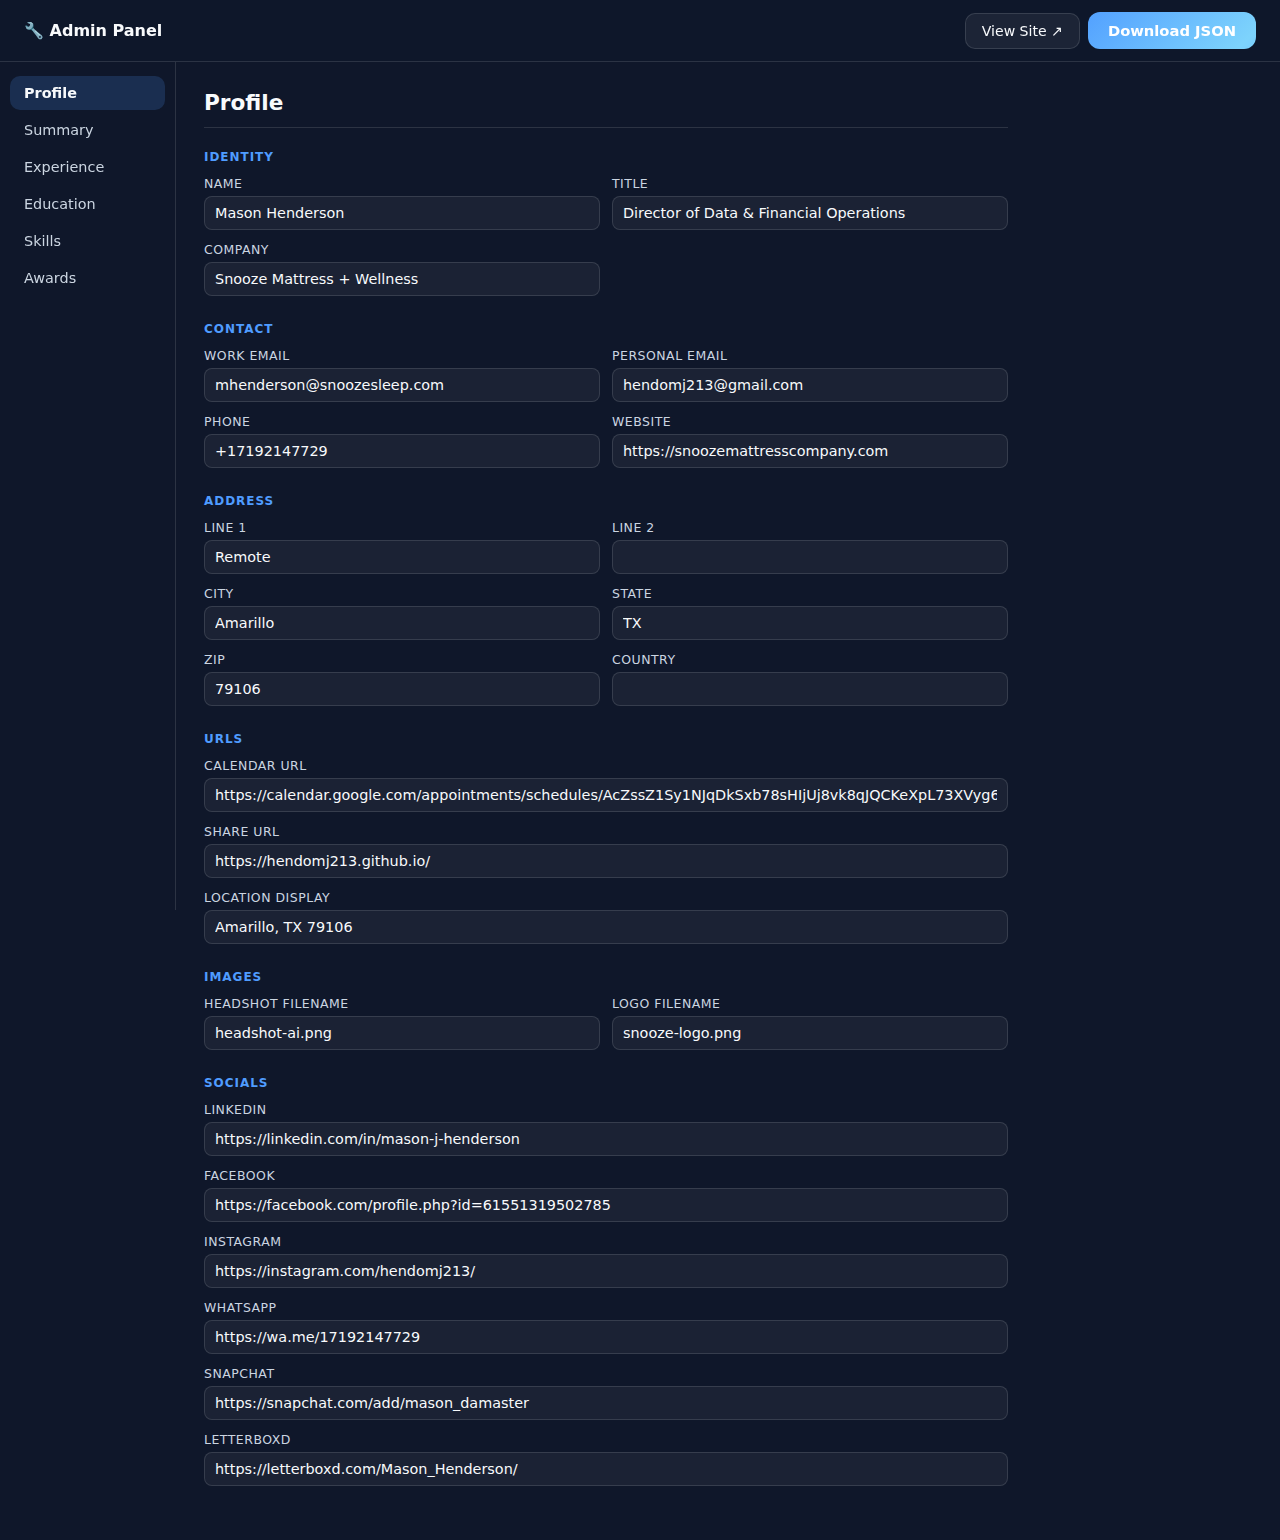
<file: admin.html>
<!DOCTYPE html>
<html lang="en">
<head>
  <meta charset="UTF-8">
  <meta name="viewport" content="width=device-width, initial-scale=1.0, viewport-fit=cover">
  <title>Admin — Mason Henderson</title>
  <link rel="stylesheet" href="admin.css">
</head>
<body>

<!-- ── Top Bar ──────────────────────────────────────── -->
<div id="topBar">
  <div><span class="topbar-title">🔧 Admin Panel</span></div>
  <div style="display:flex;gap:8px;justify-content:flex-end;align-items:center">
    <a class="btn-secondary" href="index.html" target="_blank" rel="noopener">View Site ↗</a>
    <button id="btnSave" class="btn-primary" onclick="saveAll()">Download JSON</button>
  </div>
</div>

<!-- ── Layout ───────────────────────────────────────── -->
<div id="layout">
  <nav id="sidebar">
    <div class="nav-item active"  data-section="profile"    onclick="setSection('profile')">Profile</div>
    <div class="nav-item"         data-section="summary"    onclick="setSection('summary')">Summary</div>
    <div class="nav-item"         data-section="experience" onclick="setSection('experience')">Experience</div>
    <div class="nav-item"         data-section="education"  onclick="setSection('education')">Education</div>
    <div class="nav-item"         data-section="skills"     onclick="setSection('skills')">Skills</div>
    <div class="nav-item"         data-section="awards"     onclick="setSection('awards')">Awards</div>
  </nav>
  <main id="mainContent"></main>
</div>

<!-- ── Toast ────────────────────────────────────────── -->
<div id="toast" style="display:none"></div>

<script>
// ── State ────────────────────────────────────────────
let state  = {};
let dirty  = false;
let active = "profile";

// ── Utilities ────────────────────────────────────────
const escHtml = s => String(s ?? "")
  .replace(/&/g, "&amp;").replace(/</g, "&lt;")
  .replace(/>/g, "&gt;").replace(/"/g, "&quot;")
  .replace(/'/g, "&#39;");

const escAttr = escHtml;

function arrayMove(arr, i, dir) {
  const j = i + dir;
  if (j < 0 || j >= arr.length) return;
  [arr[i], arr[j]] = [arr[j], arr[i]];
}

// ── Toast ────────────────────────────────────────────
let toastTimer;

function showToast(msg, type, persist) {
  const el = document.getElementById("toast");
  el.textContent = msg;
  el.className = `toast-${type}`;
  el.style.display = "block";
  clearTimeout(toastTimer);
  if (!persist) toastTimer = setTimeout(() => { el.style.display = "none"; }, 4000);
}

// ── Load Data ────────────────────────────────────────
async function loadData() {
  document.getElementById("mainContent").innerHTML =
    '<p style="padding:20px;color:var(--text-muted)">Loading data…</p>';
  try {
    const data = await fetch("resume-data.json").then(r => r.json());
    state = structuredClone(data);
    dirty = false;
    state.profile         = state.profile         || {};
    state.profile.address = state.profile.address || {};
    state.profile.socials = state.profile.socials || {};
    state.profile.images  = state.profile.images  || {};
    state.experience      = state.experience      || [];
    state.education       = state.education       || [];
    state.skills          = state.skills          || [];
    state.awards          = state.awards          || [];
    renderActive();
  } catch (err) {
    document.getElementById("mainContent").innerHTML =
      `<p style="padding:20px;color:#f87171">Failed to load resume-data.json: ${escHtml(err.message)}</p>`;
  }
}

// ── Save (Download) ───────────────────────────────────
function saveAll() {
  const json = JSON.stringify(state, null, 2);
  const blob = new Blob([json], { type: "application/json" });
  const url  = URL.createObjectURL(blob);
  const a    = document.createElement("a");
  a.href     = url;
  a.download = "resume-data.json";
  a.click();
  URL.revokeObjectURL(url);
  dirty = false;
  showToast("Downloaded! Replace resume-data.json in your repo to go live.", "success");
}

// ── Navigation ───────────────────────────────────────
function setSection(name) {
  active = name;
  document.querySelectorAll(".nav-item").forEach(el =>
    el.classList.toggle("active", el.dataset.section === name)
  );
  renderActive();
}

function renderActive() {
  ({ profile: renderProfile, summary: renderSummary,
     experience: renderExperience, education: renderEducation,
     skills: renderSkills, awards: renderAwards }[active] || (() => {}))();
}

// ── Render: Profile ──────────────────────────────────
function renderProfile() {
  const p   = state.profile;
  const a   = p.address;
  const s   = p.socials;
  const img = p.images;

  const f = (label, expr, val, wide) => `
    <label class="field-label${wide ? " wide" : ""}">
      ${label}
      <input class="field-input" value="${escAttr(val)}"
        oninput="${expr}=this.value;dirty=true;">
    </label>`;

  document.getElementById("mainContent").innerHTML = `
    <div class="section">
      <h2>Profile</h2>

      <div class="field-group">
        <p class="group-title">Identity</p>
        <div class="field-grid">
          ${f("Name",    "state.profile.name",    p.name)}
          ${f("Title",   "state.profile.title",   p.title)}
          ${f("Company", "state.profile.company", p.company)}
        </div>
      </div>

      <div class="field-group">
        <p class="group-title">Contact</p>
        <div class="field-grid">
          ${f("Work Email",     "state.profile.email",         p.email)}
          ${f("Personal Email", "state.profile.personalEmail", p.personalEmail)}
          ${f("Phone",          "state.profile.phone",         p.phone)}
          ${f("Website",        "state.profile.website",       p.website)}
        </div>
      </div>

      <div class="field-group">
        <p class="group-title">Address</p>
        <div class="field-grid">
          ${f("Line 1",  "state.profile.address.line1",   a.line1)}
          ${f("Line 2",  "state.profile.address.line2",   a.line2)}
          ${f("City",    "state.profile.address.city",    a.city)}
          ${f("State",   "state.profile.address.state",   a.state)}
          ${f("Zip",     "state.profile.address.zip",     a.zip)}
          ${f("Country", "state.profile.address.country", a.country)}
        </div>
      </div>

      <div class="field-group">
        <p class="group-title">URLs</p>
        <div class="field-grid">
          ${f("Calendar URL",     "state.profile.calendarUrl", p.calendarUrl, true)}
          ${f("Share URL",        "state.profile.shareUrl",    p.shareUrl,    true)}
          ${f("Location Display", "state.profile.location",    p.location,    true)}
        </div>
      </div>

      <div class="field-group">
        <p class="group-title">Images</p>
        <div class="field-grid">
          ${f("Headshot Filename", "state.profile.images.headshot", img.headshot)}
          ${f("Logo Filename",     "state.profile.images.logo",     img.logo)}
        </div>
      </div>

      <div class="field-group">
        <p class="group-title">Socials</p>
        <div class="field-grid">
          ${f("LinkedIn",   "state.profile.socials.linkedin",   s.linkedin,   true)}
          ${f("Facebook",   "state.profile.socials.facebook",   s.facebook,   true)}
          ${f("Instagram",  "state.profile.socials.instagram",  s.instagram,  true)}
          ${f("WhatsApp",   "state.profile.socials.whatsapp",   s.whatsapp,   true)}
          ${f("Snapchat",   "state.profile.socials.snapchat",   s.snapchat,   true)}
          ${f("Letterboxd", "state.profile.socials.letterboxd", s.letterboxd, true)}
        </div>
      </div>
    </div>`;
}

// ── Render: Summary ──────────────────────────────────
function renderSummary() {
  document.getElementById("mainContent").innerHTML = `
    <div class="section">
      <h2>Professional Summary</h2>
      <div class="field-group">
        <label class="field-label wide">
          Summary Text
          <textarea class="field-input summary-textarea"
            oninput="state.summary=this.value;dirty=true;">${escHtml(state.summary || "")}</textarea>
        </label>
      </div>
    </div>`;
}

// ── Experience mutations ──────────────────────────────
function expSet(ci, k, v)              { state.experience[ci][k] = v; dirty = true; }
function expMove(ci, d)                { arrayMove(state.experience, ci, d); dirty = true; renderExperience(); }
function expRemove(ci)                 { state.experience.splice(ci, 1); dirty = true; renderExperience(); }
function expAdd()                      { state.experience.push({logo:"",logoAlt:"",organization:"",dates:"",companyDetails:[],roles:[]}); dirty = true; renderExperience(); }
function expDetailSet(ci, di, v)       { state.experience[ci].companyDetails[di] = v; dirty = true; }
function expDetailMove(ci, di, d)      { arrayMove(state.experience[ci].companyDetails, di, d); dirty = true; renderExperience(); }
function expDetailRemove(ci, di)       { state.experience[ci].companyDetails.splice(di, 1); dirty = true; renderExperience(); }
function expDetailAdd(ci)              { state.experience[ci].companyDetails.push(""); dirty = true; renderExperience(); }
function expRoleSet(ci, ri, k, v)      { state.experience[ci].roles[ri][k] = v; dirty = true; }
function expRoleMove(ci, ri, d)        { arrayMove(state.experience[ci].roles, ri, d); dirty = true; renderExperience(); }
function expRoleRemove(ci, ri)         { state.experience[ci].roles.splice(ri, 1); dirty = true; renderExperience(); }
function expRoleAdd(ci)                { state.experience[ci].roles.push({title:"",type:"",dates:"",details:[]}); dirty = true; renderExperience(); }
function expRoleDetailSet(ci,ri,di,v)  { state.experience[ci].roles[ri].details[di] = v; dirty = true; }
function expRoleDetailMove(ci,ri,di,d) { arrayMove(state.experience[ci].roles[ri].details, di, d); dirty = true; renderExperience(); }
function expRoleDetailRemove(ci,ri,di) { state.experience[ci].roles[ri].details.splice(di, 1); dirty = true; renderExperience(); }
function expRoleDetailAdd(ci, ri)      { state.experience[ci].roles[ri].details.push(""); dirty = true; renderExperience(); }

// ── Render: Experience ───────────────────────────────
function renderExperience() {
  const roleCard = (ci, role, ri) => `
    <div class="editor-card nested">
      <div class="editor-card-header">
        <span class="editor-card-title">${escHtml(role.title || "New Role")}</span>
        <div class="card-actions">
          <button class="btn-icon" title="Up"     onclick="expRoleMove(${ci},${ri},-1)">▲</button>
          <button class="btn-icon" title="Down"   onclick="expRoleMove(${ci},${ri},1)">▼</button>
          <button class="btn-icon btn-danger" title="Remove" onclick="expRoleRemove(${ci},${ri})">✕</button>
        </div>
      </div>
      <div class="field-grid">
        <label class="field-label">Title
          <input class="field-input" value="${escAttr(role.title||'')}"
            oninput="expRoleSet(${ci},${ri},'title',this.value)">
        </label>
        <label class="field-label">Type
          <input class="field-input" value="${escAttr(role.type||'')}"
            oninput="expRoleSet(${ci},${ri},'type',this.value)">
        </label>
        <label class="field-label wide">Dates
          <input class="field-input" value="${escAttr(role.dates||'')}"
            oninput="expRoleSet(${ci},${ri},'dates',this.value)">
        </label>
      </div>
      <div class="subheading">Bullet Points</div>
      ${(role.details||[]).map((d,di) => `
        <div class="list-item">
          <input class="field-input" value="${escAttr(d)}"
            oninput="expRoleDetailSet(${ci},${ri},${di},this.value)">
          <button class="btn-icon" title="Up"     onclick="expRoleDetailMove(${ci},${ri},${di},-1)">▲</button>
          <button class="btn-icon" title="Down"   onclick="expRoleDetailMove(${ci},${ri},${di},1)">▼</button>
          <button class="btn-icon btn-danger" title="Remove" onclick="expRoleDetailRemove(${ci},${ri},${di})">✕</button>
        </div>`).join("")}
      <button class="btn-add" onclick="expRoleDetailAdd(${ci},${ri})">+ Add bullet</button>
    </div>`;

  const companyCard = (entry, ci) => `
    <div class="editor-card">
      <div class="editor-card-header">
        <span class="editor-card-title">${escHtml(entry.organization || "New Company")}</span>
        <div class="card-actions">
          <button class="btn-icon" title="Up"     onclick="expMove(${ci},-1)">▲</button>
          <button class="btn-icon" title="Down"   onclick="expMove(${ci},1)">▼</button>
          <button class="btn-icon btn-danger" title="Remove" onclick="expRemove(${ci})">✕</button>
        </div>
      </div>
      <div class="field-grid">
        <label class="field-label">Organization
          <input class="field-input" value="${escAttr(entry.organization||'')}"
            oninput="expSet(${ci},'organization',this.value)">
        </label>
        <label class="field-label">Dates
          <input class="field-input" value="${escAttr(entry.dates||'')}"
            oninput="expSet(${ci},'dates',this.value)">
        </label>
        <label class="field-label">Logo File
          <input class="field-input" value="${escAttr(entry.logo||'')}"
            oninput="expSet(${ci},'logo',this.value)">
        </label>
        <label class="field-label">Logo Alt Text
          <input class="field-input" value="${escAttr(entry.logoAlt||'')}"
            oninput="expSet(${ci},'logoAlt',this.value)">
        </label>
      </div>
      <div class="subheading">Company Overview Bullets</div>
      ${(entry.companyDetails||[]).map((d,di) => `
        <div class="list-item">
          <input class="field-input" value="${escAttr(d)}"
            oninput="expDetailSet(${ci},${di},this.value)">
          <button class="btn-icon" title="Up"     onclick="expDetailMove(${ci},${di},-1)">▲</button>
          <button class="btn-icon" title="Down"   onclick="expDetailMove(${ci},${di},1)">▼</button>
          <button class="btn-icon btn-danger" title="Remove" onclick="expDetailRemove(${ci},${di})">✕</button>
        </div>`).join("")}
      <button class="btn-add" onclick="expDetailAdd(${ci})">+ Add overview bullet</button>
      <div class="subheading" style="margin-top:20px">Roles</div>
      ${(entry.roles||[]).map((role, ri) => roleCard(ci, role, ri)).join("")}
      <button class="btn-add btn-add-primary" onclick="expRoleAdd(${ci})">+ Add Role</button>
    </div>`;

  document.getElementById("mainContent").innerHTML = `
    <div class="section">
      <h2>Work Experience</h2>
      ${(state.experience||[]).map((e, ci) => companyCard(e, ci)).join("")}
      <button class="btn-add btn-add-primary" onclick="expAdd()">+ Add Company</button>
    </div>`;
}

// ── Education mutations ───────────────────────────────
function eduSet(i, k, v)      { state.education[i][k] = v; dirty = true; }
function eduMove(i, d)         { arrayMove(state.education, i, d); dirty = true; renderEducation(); }
function eduRemove(i)          { state.education.splice(i, 1); dirty = true; renderEducation(); }
function eduAdd()              { state.education.push({logo:"",logoAlt:"",title:"",organization:"",dates:"",details:[]}); dirty = true; renderEducation(); }
function eduDetailSet(i,di,v)  { state.education[i].details[di] = v; dirty = true; }
function eduDetailMove(i,di,d) { arrayMove(state.education[i].details, di, d); dirty = true; renderEducation(); }
function eduDetailRemove(i,di) { state.education[i].details.splice(di, 1); dirty = true; renderEducation(); }
function eduDetailAdd(i)       { state.education[i].details.push(""); dirty = true; renderEducation(); }

// ── Render: Education ────────────────────────────────
function renderEducation() {
  const eduCard = (entry, i) => `
    <div class="editor-card">
      <div class="editor-card-header">
        <span class="editor-card-title">${escHtml(entry.organization || "New Institution")}</span>
        <div class="card-actions">
          <button class="btn-icon" title="Up"     onclick="eduMove(${i},-1)">▲</button>
          <button class="btn-icon" title="Down"   onclick="eduMove(${i},1)">▼</button>
          <button class="btn-icon btn-danger" title="Remove" onclick="eduRemove(${i})">✕</button>
        </div>
      </div>
      <div class="field-grid">
        <label class="field-label">Organization
          <input class="field-input" value="${escAttr(entry.organization||'')}"
            oninput="eduSet(${i},'organization',this.value)">
        </label>
        <label class="field-label">Dates
          <input class="field-input" value="${escAttr(entry.dates||'')}"
            oninput="eduSet(${i},'dates',this.value)">
        </label>
        <label class="field-label wide">Title / Degree
          <input class="field-input" value="${escAttr(entry.title||'')}"
            oninput="eduSet(${i},'title',this.value)">
        </label>
        <label class="field-label">Logo File
          <input class="field-input" value="${escAttr(entry.logo||'')}"
            oninput="eduSet(${i},'logo',this.value)">
        </label>
        <label class="field-label">Logo Alt Text
          <input class="field-input" value="${escAttr(entry.logoAlt||'')}"
            oninput="eduSet(${i},'logoAlt',this.value)">
        </label>
      </div>
      <div class="subheading">Details</div>
      ${(entry.details||[]).map((d,di) => `
        <div class="list-item">
          <input class="field-input" value="${escAttr(d)}"
            oninput="eduDetailSet(${i},${di},this.value)">
          <button class="btn-icon" title="Up"     onclick="eduDetailMove(${i},${di},-1)">▲</button>
          <button class="btn-icon" title="Down"   onclick="eduDetailMove(${i},${di},1)">▼</button>
          <button class="btn-icon btn-danger" title="Remove" onclick="eduDetailRemove(${i},${di})">✕</button>
        </div>`).join("")}
      <button class="btn-add" onclick="eduDetailAdd(${i})">+ Add detail</button>
    </div>`;

  document.getElementById("mainContent").innerHTML = `
    <div class="section">
      <h2>Education</h2>
      ${(state.education||[]).map((e, i) => eduCard(e, i)).join("")}
      <button class="btn-add btn-add-primary" onclick="eduAdd()">+ Add Institution</button>
    </div>`;
}

// ── Skills mutations ─────────────────────────────────
function skillCatSet(ci, v)      { state.skills[ci].category = v; dirty = true; }
function skillCatMove(ci, d)     { arrayMove(state.skills, ci, d); dirty = true; renderSkills(); }
function skillCatRemove(ci)      { state.skills.splice(ci, 1); dirty = true; renderSkills(); }
function skillCatAdd()           { state.skills.push({category:"",items:[""]}); dirty = true; renderSkills(); }
function skillItemSet(ci,ii,v)   { state.skills[ci].items[ii] = v; dirty = true; }
function skillItemMove(ci,ii,d)  { arrayMove(state.skills[ci].items, ii, d); dirty = true; renderSkills(); }
function skillItemRemove(ci,ii)  { state.skills[ci].items.splice(ii, 1); dirty = true; renderSkills(); }
function skillItemAdd(ci)        { state.skills[ci].items.push(""); dirty = true; renderSkills(); }

// ── Render: Skills ───────────────────────────────────
function renderSkills() {
  const catCard = (cat, ci) => `
    <div class="editor-card">
      <div class="editor-card-header">
        <span class="editor-card-title">${escHtml(cat.category || "New Category")}</span>
        <div class="card-actions">
          <button class="btn-icon" title="Up"     onclick="skillCatMove(${ci},-1)">▲</button>
          <button class="btn-icon" title="Down"   onclick="skillCatMove(${ci},1)">▼</button>
          <button class="btn-icon btn-danger" title="Remove" onclick="skillCatRemove(${ci})">✕</button>
        </div>
      </div>
      <label class="field-label" style="margin-bottom:12px">
        Category Name
        <input class="field-input" value="${escAttr(cat.category||'')}"
          oninput="skillCatSet(${ci},this.value)">
      </label>
      <div class="subheading">Items</div>
      ${(cat.items||[]).map((item,ii) => `
        <div class="list-item">
          <input class="field-input" value="${escAttr(item)}"
            oninput="skillItemSet(${ci},${ii},this.value)">
          <button class="btn-icon" title="Up"     onclick="skillItemMove(${ci},${ii},-1)">▲</button>
          <button class="btn-icon" title="Down"   onclick="skillItemMove(${ci},${ii},1)">▼</button>
          <button class="btn-icon btn-danger" title="Remove" onclick="skillItemRemove(${ci},${ii})">✕</button>
        </div>`).join("")}
      <button class="btn-add" onclick="skillItemAdd(${ci})">+ Add item</button>
    </div>`;

  document.getElementById("mainContent").innerHTML = `
    <div class="section">
      <h2>Technical Skills</h2>
      ${(state.skills||[]).map((cat, ci) => catCard(cat, ci)).join("")}
      <button class="btn-add btn-add-primary" onclick="skillCatAdd()">+ Add Category</button>
    </div>`;
}

// ── Awards mutations ─────────────────────────────────
function awardSet(i, k, v) { state.awards[i][k] = v; dirty = true; }
function awardMove(i, d)   { arrayMove(state.awards, i, d); dirty = true; renderAwards(); }
function awardRemove(i)    { state.awards.splice(i, 1); dirty = true; renderAwards(); }
function awardAdd()        { state.awards.push({logo:"",logoAlt:"",title:"",subtitle:"",year:""}); dirty = true; renderAwards(); }

// ── Render: Awards ───────────────────────────────────
function renderAwards() {
  const awardCard = (award, i) => `
    <div class="editor-card">
      <div class="editor-card-header">
        <span class="editor-card-title">${escHtml(award.title || "New Award")}</span>
        <div class="card-actions">
          <button class="btn-icon" title="Up"     onclick="awardMove(${i},-1)">▲</button>
          <button class="btn-icon" title="Down"   onclick="awardMove(${i},1)">▼</button>
          <button class="btn-icon btn-danger" title="Remove" onclick="awardRemove(${i})">✕</button>
        </div>
      </div>
      <div class="field-grid">
        <label class="field-label">Title
          <input class="field-input" value="${escAttr(award.title||'')}"
            oninput="awardSet(${i},'title',this.value)">
        </label>
        <label class="field-label">Year
          <input class="field-input" value="${escAttr(award.year||'')}"
            oninput="awardSet(${i},'year',this.value)">
        </label>
        <label class="field-label wide">Subtitle
          <input class="field-input" value="${escAttr(award.subtitle||'')}"
            oninput="awardSet(${i},'subtitle',this.value)">
        </label>
        <label class="field-label">Logo File
          <input class="field-input" value="${escAttr(award.logo||'')}"
            oninput="awardSet(${i},'logo',this.value)">
        </label>
        <label class="field-label">Logo Alt Text
          <input class="field-input" value="${escAttr(award.logoAlt||'')}"
            oninput="awardSet(${i},'logoAlt',this.value)">
        </label>
      </div>
    </div>`;

  document.getElementById("mainContent").innerHTML = `
    <div class="section">
      <h2>Awards &amp; Certifications</h2>
      ${(state.awards||[]).map((award, i) => awardCard(award, i)).join("")}
      <button class="btn-add btn-add-primary" onclick="awardAdd()">+ Add Award</button>
    </div>`;
}

// ── Dirty warning ────────────────────────────────────
window.addEventListener("beforeunload", e => {
  if (dirty) { e.preventDefault(); e.returnValue = ""; }
});

// ── Init ─────────────────────────────────────────────
loadData();
</script>
</body>
</html>
</file>
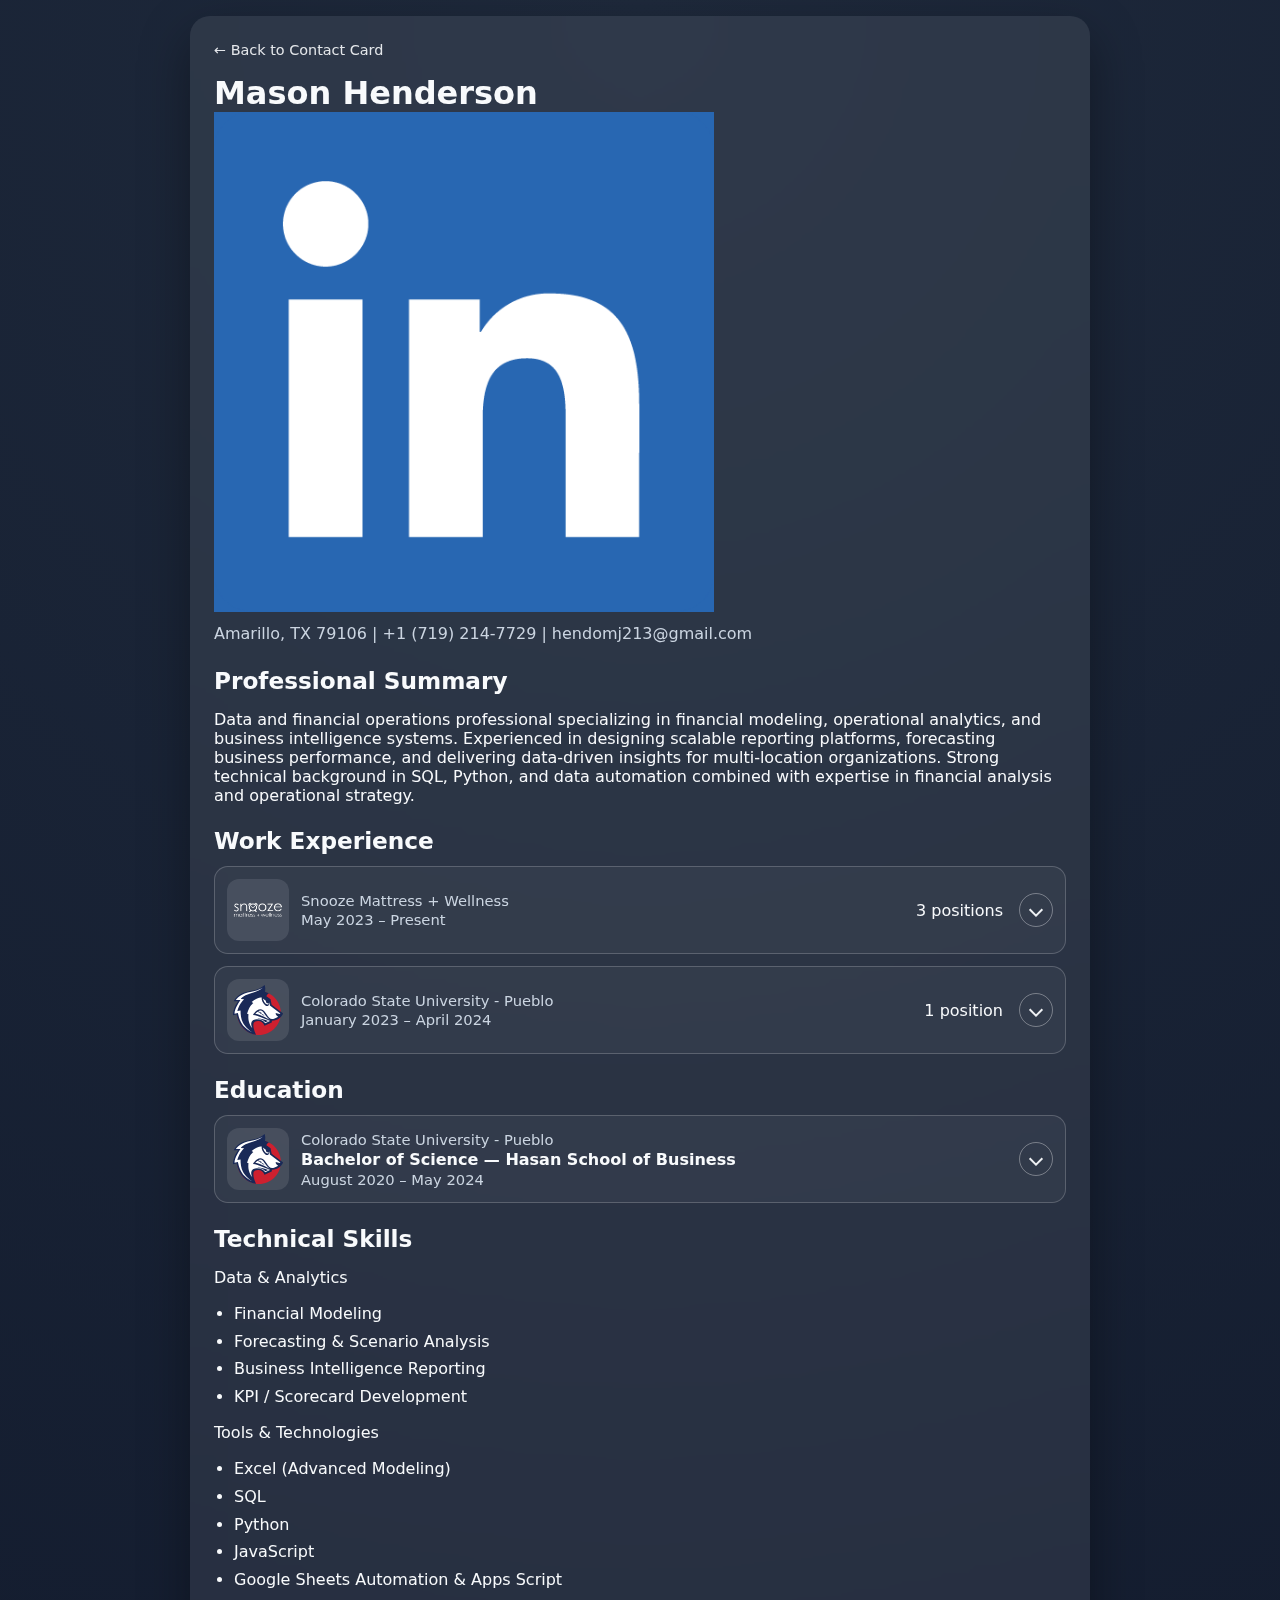
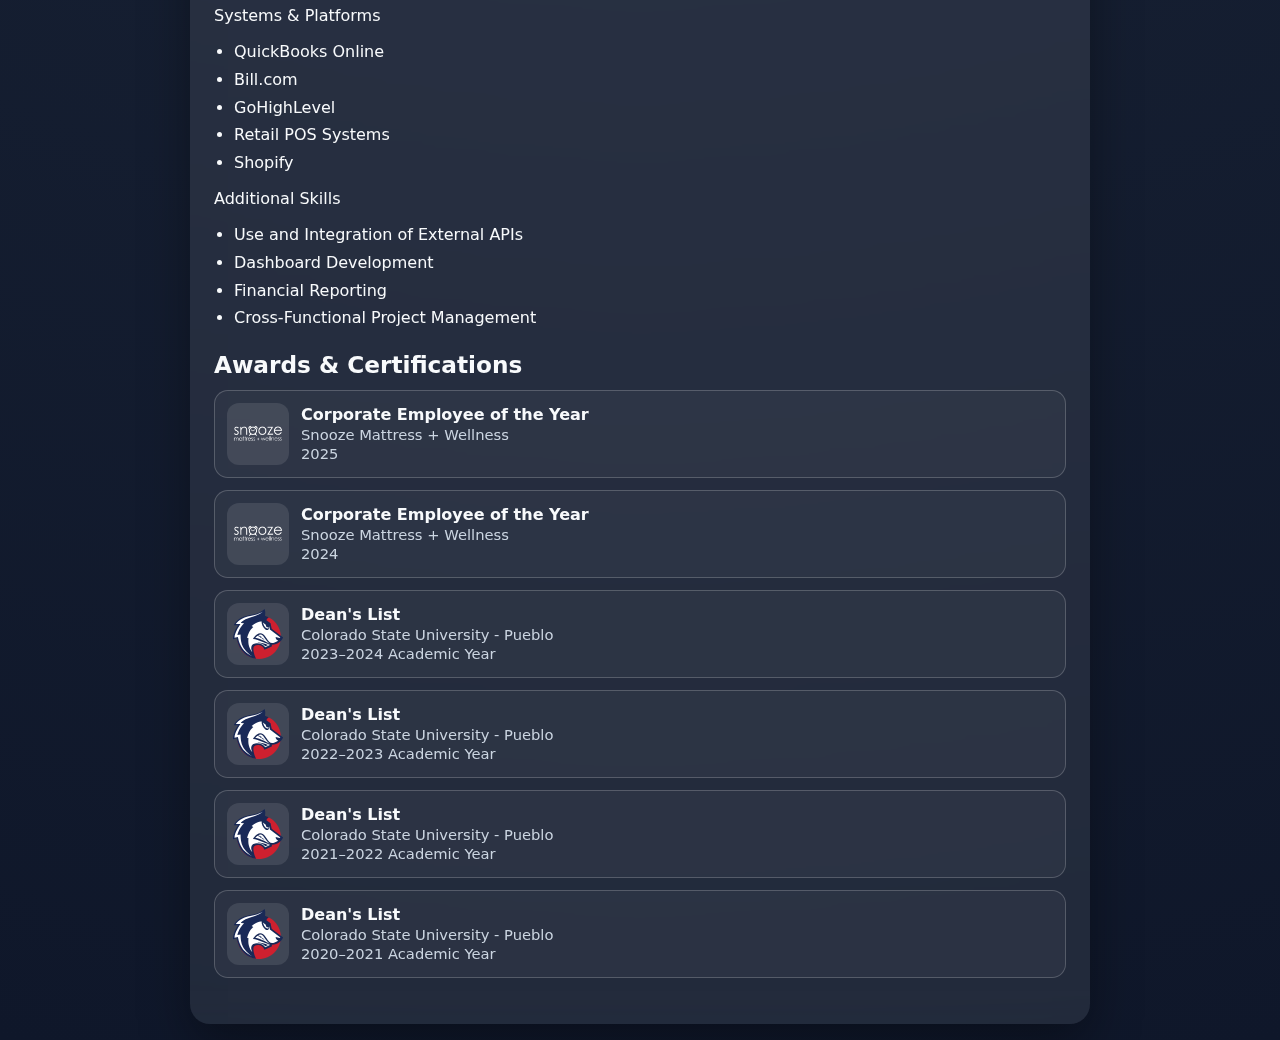
<file: resume.html>
<!DOCTYPE html>
<html lang="en">
<head>
  <meta charset="UTF-8" />
  <meta name="viewport" content="width=device-width, initial-scale=1.0, viewport-fit=cover" />
  <title>Mason Henderson - Resume</title>
  <link rel="stylesheet" href="styles.css" />
</head>
<body>
  <div class="card resume-card">
    <a class="back-link" href="index.html" aria-label="Back to contact card">← Back to Contact Card</a>

    <div id="resumeSpinner" class="resume-spinner" aria-label="Loading resume..."></div>

    <div class="resume-identity">
      <div class="resume-name-row">
        <h1 id="resumeName" class="resume-name"></h1>
        <a id="resumeLinkedIn" class="resume-linkedin" target="_blank" rel="noopener" aria-label="LinkedIn profile">
          <img src="linkedin.svg" alt="LinkedIn">
        </a>
      </div>
      <p id="resumeContact" class="resume-contact"></p>
    </div>

    <section class="resume-section" id="summarySection">
      <h2>Professional Summary</h2>
      <p id="summaryText" class="resume-summary"></p>
    </section>

    <section class="resume-section" id="experienceSection">
      <h2>Work Experience</h2>
      <div id="experienceList"></div>
    </section>

    <section class="resume-section" id="educationSection">
      <h2>Education</h2>
      <div id="educationList"></div>
    </section>

    <section class="resume-section" id="skillsSection">
      <h2>Technical Skills</h2>
      <div id="skillsList"></div>
    </section>

    <section class="resume-section" id="awardsSection">
      <h2>Awards &amp; Certifications</h2>
      <div id="awardsList"></div>
    </section>
  </div>

  <script>
    // Enable scroll-reveal animations (only when JS is running)
    document.documentElement.classList.add("js-animate");

    const escapeHtml = (value = "") =>
      value
        .replaceAll("&", "&amp;")
        .replaceAll("<", "&lt;")
        .replaceAll(">", "&gt;")
        .replaceAll('"', "&quot;")
        .replaceAll("'", "&#39;");

    const formatPhone = phone => {
      const digits = phone.replace(/\D/g, "");
      const country = digits.length === 11 ? digits[0] : "1";
      const offset = digits.length === 11 ? 1 : 0;
      return `+${country} (${digits.slice(offset, offset + 3)}) ${digits.slice(offset + 3, offset + 6)}-${digits.slice(offset + 6, offset + 10)}`;
    };

    // Simple card: education or any entry without sub-roles
    const buildSimpleJobCard = entry => {
      const detailsMarkup = (entry.details || [])
        .map(d => `<li>${escapeHtml(d)}</li>`)
        .join("");

      return `
        <details class="job-card">
          <summary>
            <img src="${escapeHtml(entry.logo || "")}" alt="${escapeHtml(entry.logoAlt || "Organization logo")}" class="job-logo" />
            <div class="job-meta">
              <p class="job-company">${escapeHtml(entry.organization || "")}</p>
              <p class="job-title">${escapeHtml(entry.title || "")}</p>
              <p class="job-dates">${escapeHtml(entry.dates || "")}</p>
            </div>
            <span class="job-arrow" aria-hidden="true"></span>
          </summary>
          <ul>${detailsMarkup}</ul>
        </details>
      `;
    };

    // Grouped company card: one company with multiple sub-roles
    const buildCompanyCard = entry => {
      const companyDetailsMarkup = (entry.companyDetails || [])
        .map(d => `<li>${escapeHtml(d)}</li>`)
        .join("");

      const rolesMarkup = (entry.roles || []).map(role => {
        const roleDetailsMarkup = (role.details || [])
          .map(d => `<li>${escapeHtml(d)}</li>`)
          .join("");
        const typeDates = [role.type, role.dates].filter(Boolean).join(" \u00b7 ");

        return `
          <details class="job-role">
            <summary>
              <div class="job-meta">
                <p class="job-title">${escapeHtml(role.title || "")}</p>
                <p class="job-dates">${escapeHtml(typeDates)}</p>
              </div>
              <span class="job-arrow" aria-hidden="true"></span>
            </summary>
            <ul>${roleDetailsMarkup}</ul>
          </details>
        `;
      }).join("");

      const roleCount = entry.roles.length;
      const roleLabel = roleCount === 1 ? "1 position" : `${roleCount} positions`;

      return `
        <details class="job-card">
          <summary>
            <img src="${escapeHtml(entry.logo || "")}" alt="${escapeHtml(entry.logoAlt || "Organization logo")}" class="job-logo" />
            <div class="job-meta">
              <p class="job-company">${escapeHtml(entry.organization || "")}</p>
              <p class="job-dates">${escapeHtml(entry.dates || "")}</p>
            </div>
            <span class="role-count">${escapeHtml(roleLabel)}</span>
            <span class="job-arrow" aria-hidden="true"></span>
          </summary>
          ${companyDetailsMarkup ? `<ul>${companyDetailsMarkup}</ul>` : ""}
          <div class="job-roles">${rolesMarkup}</div>
        </details>
      `;
    };

    const buildJobCard = entry =>
      entry.roles ? buildCompanyCard(entry) : buildSimpleJobCard(entry);

    const buildAwardCard = entry => `
      <article class="award-card">
        <img src="${escapeHtml(entry.logo || "")}" alt="${escapeHtml(entry.logoAlt || "Award logo")}" class="job-logo" />
        <div class="job-meta">
          <p class="job-title">${escapeHtml(entry.title || "")}</p>
          <p class="job-company">${escapeHtml(entry.subtitle || "")}</p>
          <p class="job-dates">${escapeHtml(entry.year || "")}</p>
        </div>
      </article>
    `;

    // Skills: supports either a flat string[] or a categorized {category, items[]}[]
    const buildSkills = skills => {
      if (!skills || !skills.length) return "";

      if (skills[0] && typeof skills[0] === "object" && skills[0].category) {
        const cats = skills.map(cat => `
          <div class="skills-category">
            <p class="skills-category-title">${escapeHtml(cat.category)}</p>
            <ul>${(cat.items || []).map(s => `<li>${escapeHtml(s)}</li>`).join("")}</ul>
          </div>
        `).join("");
        return `<div class="skills-categories">${cats}</div>`;
      }

      return `<ul class="skills-grid">${skills.map(s => `<li>${escapeHtml(s)}</li>`).join("")}</ul>`;
    };

    fetch("resume-data.json")
      .then(response => response.json())
      .then(data => {
        const profile = data.profile || {};

        document.getElementById("resumeName").textContent = profile.name || "";

        const linkedInEl = document.getElementById("resumeLinkedIn");
        if (profile.socials?.linkedin) {
          linkedInEl.href = profile.socials.linkedin;
        } else {
          linkedInEl.remove();
        }

        document.getElementById("resumeContact").textContent = [
          profile.location,
          profile.phone ? formatPhone(profile.phone) : null,
          profile.personalEmail || profile.email
        ].filter(Boolean).join(" | ");

        if (data.summary) {
          document.getElementById("summaryText").textContent = data.summary;
        } else {
          document.getElementById("summarySection")?.remove();
        }

        document.getElementById("educationList").innerHTML = (data.education || [])
          .map(buildJobCard)
          .join("");

        document.getElementById("skillsList").innerHTML = buildSkills(data.skills);

        document.getElementById("experienceList").innerHTML = (data.experience || [])
          .map(buildJobCard)
          .join("");

        document.getElementById("awardsList").innerHTML = (data.awards || [])
          .map(buildAwardCard)
          .join("");

        [
          ["educationSection", data.education],
          ["skillsSection",   data.skills],
          ["experienceSection", data.experience],
          ["awardsSection",   data.awards]
        ].forEach(([id, list]) => {
          if (!Array.isArray(list) || !list.length) {
            document.getElementById(id)?.remove();
          }
        });

        // Remove spinner and reveal content
        document.getElementById("resumeSpinner")?.remove();
        document.querySelector(".resume-identity").classList.add("visible");

        // Scroll-triggered reveals for each section
        const observer = new IntersectionObserver(entries => {
          entries.forEach(entry => {
            if (entry.isIntersecting) {
              entry.target.classList.add("visible");
              observer.unobserve(entry.target);
            }
          });
        }, { threshold: 0.08 });

        document.querySelectorAll(".resume-section").forEach((section, i) => {
          section.style.transitionDelay = `${i * 0.07}s`;
          observer.observe(section);
        });
      })
      .catch(() => {
        document.getElementById("resumeSpinner")?.remove();
        document.body.insertAdjacentHTML(
          "beforeend",
          '<p class="resume-load-error">Unable to load resume data file.</p>'
        );
      });
  </script>
</body>
</html>
</file>
<file: admin.css>
:root {
  --accent:    #4f9cff;
  --bg:        #0f172a;
  --card-bg:   rgba(255, 255, 255, 0.08);
  --text-main: #f8fafc;
  --text-muted: #cbd5e1;
  --border:    rgba(255, 255, 255, 0.12);
}

*, *::before, *::after { box-sizing: border-box; -webkit-tap-highlight-color: transparent; }

body {
  margin: 0;
  background: var(--bg);
  font-family: system-ui, -apple-system, BlinkMacSystemFont, "Segoe UI", sans-serif;
  color: var(--text-main);
  min-height: 100dvh;
}

/* ─── Gate ─────────────────────────────── */

#gate {
  position: fixed; inset: 0;
  background: var(--bg);
  display: flex; align-items: center; justify-content: center;
  z-index: 100;
}

.gate-card {
  background: var(--card-bg);
  backdrop-filter: blur(14px);
  border: 1px solid var(--border);
  border-radius: 20px;
  padding: 40px;
  width: min(90%, 440px);
  text-align: center;
}

.gate-icon { font-size: 2.4rem; margin-bottom: 10px; }

.gate-card h2 { margin: 0 0 6px; font-size: 1.5rem; }

.gate-hint {
  color: var(--text-muted);
  font-size: 0.88rem;
  margin: 6px 0 16px;
  line-height: 1.5;
}

.gate-hint code {
  background: rgba(255,255,255,0.1);
  padding: 1px 6px;
  border-radius: 4px;
  font-size: 0.85em;
}

.gate-card .field-input { width: 100%; margin-bottom: 8px; font-size: 0.9rem; }

.gate-card .btn-primary { width: 100%; margin-top: 8px; padding: 12px; font-size: 1rem; }

.error-text { color: #f87171; font-size: 0.85rem; margin-top: 10px; min-height: 1.2em; }

/* ─── Top Bar ───────────────────────────── */

#topBar {
  position: sticky; top: 0;
  display: flex; align-items: center; gap: 12px;
  padding: 12px 24px;
  background: rgba(15, 23, 42, 0.94);
  backdrop-filter: blur(12px);
  border-bottom: 1px solid var(--border);
  z-index: 10;
}

.topbar-title { font-weight: 700; font-size: 1rem; }

#topBar > div { flex: 1; }

/* ─── Layout ────────────────────────────── */

#layout {
  display: flex;
  min-height: calc(100dvh - 52px);
}

#sidebar {
  width: 176px;
  flex-shrink: 0;
  padding: 14px 10px;
  border-right: 1px solid var(--border);
  position: sticky;
  top: 52px;
  height: calc(100dvh - 52px);
  overflow-y: auto;
}

.nav-item {
  display: block;
  padding: 9px 14px;
  border-radius: 10px;
  color: var(--text-muted);
  cursor: pointer;
  margin-bottom: 3px;
  font-size: 0.9rem;
  user-select: none;
  transition: background 0.15s, color 0.15s;
}

.nav-item.active  { background: rgba(79,156,255,0.18); color: var(--text-main); font-weight: 600; }
.nav-item:not(.active):hover { background: rgba(255,255,255,0.06); color: var(--text-main); }

#mainContent {
  flex: 1;
  padding: 28px;
  max-width: 860px;
  overflow-x: hidden;
}

/* ─── Section ───────────────────────────── */

.section h2 {
  margin: 0 0 22px;
  font-size: 1.35rem;
  padding-bottom: 12px;
  border-bottom: 1px solid var(--border);
}

/* ─── Field Groups ──────────────────────── */

.field-group { margin-bottom: 26px; }

.group-title {
  margin: 0 0 12px;
  font-size: 0.75rem;
  text-transform: uppercase;
  letter-spacing: 0.08em;
  color: var(--accent);
  font-weight: 700;
}

.field-grid {
  display: grid;
  grid-template-columns: 1fr 1fr;
  gap: 12px;
}

.field-label {
  display: flex;
  flex-direction: column;
  gap: 5px;
  font-size: 0.78rem;
  color: var(--text-muted);
  font-weight: 500;
  text-transform: uppercase;
  letter-spacing: 0.04em;
}

.field-label.wide { grid-column: span 2; }

.field-input {
  background: rgba(255,255,255,0.05);
  border: 1px solid var(--border);
  border-radius: 8px;
  color: var(--text-main);
  padding: 8px 10px;
  font-size: 0.9rem;
  font-family: inherit;
  width: 100%;
  outline: none;
  transition: border-color 0.2s;
}

.field-input:focus { border-color: var(--accent); background: rgba(255,255,255,0.07); }

textarea.field-input {
  resize: vertical;
  min-height: 90px;
  line-height: 1.6;
}

.summary-textarea { min-height: 160px; }

/* ─── Buttons ───────────────────────────── */

.btn-primary {
  background: linear-gradient(135deg, var(--accent), #7dd3fc, var(--accent));
  background-size: 200% 200%;
  background-position: left center;
  border: none;
  border-radius: 12px;
  color: #fff;
  cursor: pointer;
  font-size: 0.92rem;
  font-weight: 600;
  padding: 10px 20px;
  transition: background-position 0.5s ease, opacity 0.2s;
  font-family: inherit;
}

.btn-primary:hover { background-position: right center; }
.btn-primary:disabled { opacity: 0.5; cursor: not-allowed; }

.btn-secondary {
  background: rgba(255,255,255,0.06);
  border: 1px solid var(--border);
  border-radius: 10px;
  color: var(--text-main);
  cursor: pointer;
  font-size: 0.88rem;
  padding: 9px 16px;
  text-decoration: none;
  display: inline-block;
  transition: background 0.15s;
  font-family: inherit;
}

.btn-secondary:hover { background: rgba(255,255,255,0.1); }

.btn-icon {
  background: transparent;
  border: none;
  color: var(--text-muted);
  cursor: pointer;
  padding: 4px 6px;
  border-radius: 5px;
  font-size: 0.78rem;
  line-height: 1;
  transition: color 0.15s, background 0.15s;
  font-family: inherit;
  flex-shrink: 0;
}

.btn-icon:hover { color: var(--text-main); background: rgba(255,255,255,0.08); }
.btn-icon.btn-danger:hover { color: #f87171; background: rgba(248,113,113,0.1); }

.btn-add {
  display: inline-flex;
  align-items: center;
  gap: 5px;
  background: rgba(79,156,255,0.08);
  border: 1px dashed rgba(79,156,255,0.3);
  border-radius: 8px;
  color: var(--accent);
  cursor: pointer;
  font-size: 0.85rem;
  padding: 6px 14px;
  margin-top: 8px;
  transition: background 0.15s;
  font-family: inherit;
}

.btn-add:hover { background: rgba(79,156,255,0.16); }

.btn-add-primary {
  display: flex;
  width: 100%;
  justify-content: center;
  padding: 12px;
  margin-top: 4px;
  border-radius: 12px;
  font-size: 0.92rem;
}

/* ─── Editor Cards ──────────────────────── */

.editor-card {
  border: 1px solid var(--border);
  border-radius: 14px;
  padding: 16px;
  margin-bottom: 14px;
  background: rgba(255,255,255,0.03);
}

.editor-card.nested {
  border-color: rgba(79,156,255,0.18);
  background: rgba(79,156,255,0.03);
  margin: 8px 0;
}

.editor-card-header {
  display: flex;
  align-items: center;
  gap: 8px;
  margin-bottom: 14px;
  flex-wrap: wrap;
}

.editor-card-title {
  flex: 1;
  font-weight: 600;
  font-size: 0.95rem;
  min-width: 0;
  overflow: hidden;
  text-overflow: ellipsis;
  white-space: nowrap;
}

.nested .editor-card-title { font-size: 0.88rem; color: var(--accent); }

.card-actions { display: flex; gap: 2px; flex-shrink: 0; }
.card-actions-row { display: flex; gap: 4px; justify-content: flex-end; margin-top: 10px; }

.subheading {
  font-size: 0.73rem;
  text-transform: uppercase;
  letter-spacing: 0.07em;
  color: var(--accent);
  font-weight: 700;
  margin: 16px 0 8px;
}

/* ─── List Items ────────────────────────── */

.list-item {
  display: flex;
  align-items: center;
  gap: 4px;
  margin-bottom: 6px;
}

.list-item .field-input { flex: 1; }

/* ─── Toast ─────────────────────────────── */

#toast {
  position: fixed;
  bottom: 24px; right: 24px;
  padding: 13px 18px;
  border-radius: 12px;
  font-size: 0.9rem;
  font-weight: 500;
  max-width: 360px;
  z-index: 999;
  box-shadow: 0 8px 28px rgba(0,0,0,0.45);
  line-height: 1.4;
}

.toast-saving { background: rgba(59,130,246,0.95); color: #fff; }
.toast-success { background: rgba(22,163,74,0.95); color: #fff; }
.toast-error   { background: rgba(220,38,38,0.92); color: #fff; cursor: pointer; }

/* ─── Mobile ────────────────────────────── */

@media (max-width: 700px) {
  #layout { flex-direction: column; }

  #sidebar {
    width: 100%;
    height: auto;
    position: static;
    border-right: none;
    border-bottom: 1px solid var(--border);
    padding: 8px;
    display: flex;
    overflow-x: auto;
    gap: 4px;
    scrollbar-width: none;
  }
  #sidebar::-webkit-scrollbar { display: none; }

  .nav-item { white-space: nowrap; margin-bottom: 0; flex-shrink: 0; }

  #mainContent { padding: 16px; }

  .field-grid { grid-template-columns: 1fr; }
  .field-label.wide { grid-column: span 1; }

  #topBar { padding: 10px 16px; }
  #topBar .btn-secondary { display: none; }
}
</file>
<file: styles.css>
:root {
  --accent: #4f9cff;
  --bg: #0f172a;
  --card-bg: rgba(255, 255, 255, 0.08);
  --text-main: #f8fafc;
  --text-muted: #cbd5e1;
}

* {
  box-sizing: border-box;
  -webkit-tap-highlight-color: transparent;
}

body {
  margin: 0;
  min-height: 100dvh;
  padding: env(safe-area-inset-top)
           env(safe-area-inset-right)
           env(safe-area-inset-bottom)
           env(safe-area-inset-left);
  background: radial-gradient(circle at top, #1e293b, var(--bg));
  font-family: system-ui, -apple-system, BlinkMacSystemFont, "Segoe UI", sans-serif;
  color: var(--text-main);
  display: flex;
  align-items: center;
  justify-content: center;
}

.card {
  width: 100%;
  max-width: 420px;
  margin: 16px;
  background: var(--card-bg);
  backdrop-filter: blur(14px);
  border-radius: 20px;
  padding: 24px;
  box-shadow: 0 20px 50px rgba(0,0,0,0.35);
}

/* Tablet scaling — ~1.5x */
@media (min-width: 768px) and (max-width: 1024px) {

  .card {
    max-width: 630px;     /* ~1.5x 420 */
    padding: 36px;
    border-radius: 28px;
  }

  /* Header */
  .photo {
    width: 165px;
  }

  .logo {
    width: 180px;
    height: 90px;
    border-radius: 18px;
  }

  .share-mini {
    font-size: 0.85rem;
    padding: 8px 14px;
    border-radius: 12px;
  }

  /* Text */
  .name {
    font-size: 2.3rem;
  }

  .title {
    font-size: 1.15rem;
  }

  .company {
    font-size: 1.05rem;
  }

  /* Contact items */
  .item {
    font-size: 1.1rem;
    padding: 16px 18px;
    border-radius: 16px;
  }

  /* CTA */
  .cta-btn {
    padding: 20px;
    font-size: 1.15rem;
    border-radius: 20px;
  }

  /* Social icons */
  .social-icons {
    gap: 22px;
  }

  .social-icons img {
    max-width: 64px;      /* ~1.5x 42 */
  }
}

/* Header */

.header {
  display: flex;
  justify-content: space-between;
  align-items: center;
  margin-bottom: 16px;
}

.photo {
  width: clamp(96px, 22vw, 140px);
  aspect-ratio: 1 / 1;
  border-radius: 50%;
  overflow: hidden;
  background: rgba(255,255,255,0.15);
  display: flex;
  align-items: center;
  justify-content: center;
}

.photo img {
  width: 100%;
  height: 100%;
  object-fit: cover;
  display: block;
}

.header-right {
  display: flex;
  flex-direction: column;
  align-items: center;
  gap: 10px;
}

.logo {
  width: clamp(130px, 32vw, 200px);
  aspect-ratio: 2 / 1;     /* keeps logo proportions */
  border-radius: 14px;
  overflow: hidden;
  display: flex;
  align-items: center;
  justify-content: center;
}

.logo img {
  width: 100%;
  height: 100%;
  object-fit: contain;
  display: block;
}

.share-mini {
  background: transparent;
  border: 1px solid rgba(255,255,255,0.25);
  color: var(--text-main);
  font-size: 0.7rem;
  padding: 6px 10px;
  border-radius: 10px;
  cursor: pointer;
}

@media (hover: hover) and (pointer: fine) {
  .share-mini:hover {
    background: rgba(79,156,255,0.15);
  }
}

.name {
  font-size: 1.6rem;
  font-weight: 700;
}

.title {
  margin-top: 6px;
  color: var(--accent);
  font-weight: 500;
}

.company {
  margin-bottom: 20px;
  color: var(--text-muted);
}


.section {
  margin-top: 20px;
}

.item {
  display: flex;
  align-items: center;
  gap: 6px;
  padding: 6px 7px;
  margin-bottom: 10px;
  border-radius: 12px;
  text-decoration: none;
  color: var(--text-main);
  background: rgba(255,255,255,0.04);
  font-size: 0.95rem;
  transition: transform 0.15s ease, box-shadow 0.15 ease;
  line-height: 1.3;
}

.item-icon {
  width: 26px;
  height: 26px;
  flex-shrink: 0;
  margin: 0;
  padding: 0;
  background: transparent;
}

.item-text {
  white-space: nowrap;
  text-overflow: ellipsis;
  overflow: hidden;
}

.item-text div {
  white-space: nowrap;
  text-overflow: ellipsis;
  overflow: hidden;
}

@media (hover: hover) and (pointer: fine) {
  .item:hover {
    background: rgba(79,156,255,0.15);
    transform: translateX(4px);
  }
}

.item:hover {
  transform: scale(1.05);
  box-shadow: 0 3px 7px rgba(0,0,0,0.20);
  z-index: 1;
}

.item:active {
  transform: scale(0.98);
}

.cta-btn {
  margin-top: 20px;
  width: 100%;
  padding: 16px;
  border-radius: 16px;
  border: none;
  font-size: 1rem;
  font-weight: 600;
  color: #ffffff;
  cursor: pointer;

  background: linear-gradient(
    135deg,
    var(--accent),
    #7dd3fc,
    var(--accent)
  );
  background-size: 200% 200%;
  background-position: left center;

  transition:
    background-position 0.6s ease,
    box-shadow 0.25s ease,
    transform 0.25s ease;
}

.cta-btn:hover {
  background-position: right center;
  box-shadow: 0 3px 10px rgba(0,0,0,0.35);
  transform: scale(1.05);
}

.cta-btn:active {
  background-position: center;
  transform: scale(0.95);
}

.socials-wrapper {
  margin-top: 26px;
}

.socials-label {
  display: flex;
  align-items: center;
  gap: 12px;
  font-size: 0.75rem;
  color: var(--text-muted);
  margin-bottom: 14px;
}

.socials-label span {
  flex: 1;
  height: 1px;
  background: rgba(255,255,255,0.25);
}

.social-icons {
  display: flex;
  justify-content: space-between;
  align-items: center;
  gap: 16px;
  width: 100%;
  margin-top: 14px;
}

.social-icons a {
  flex: 1;
  display: flex;
  justify-content: center;
  align-items: center;
}

.social-icons img {
  width: 100%;
  max-width: 42px;
  aspect-ratio: 1 / 1;
  object-fit: contain;
  border-radius: 25%;
  transition: transform 0.25s ease, box-shadow 0.25s ease;
  transform-origin: center;
}

.social-icons img:hover {
  transform: scale(1.25);
  box-shadow: 0 4px 10px rgba(0,0,0,0.35);
  z-index: 1;
}

.social-icons img:active {
  transform: scale(0.9);
}

/* Share Modal */

.share-modal {
  position: fixed;
  inset: 0;
  background: rgba(2, 6, 23, 0.75);
  backdrop-filter: blur(8px);
  display: none;
  align-items: center;
  justify-content: center;
  z-index: 999;
}

.share-modal.active {
  display: flex;
}

.share-modal-content {
  background: var(--card-bg);
  border-radius: 22px;
  padding: 28px;
  width: min(92%, 380px);
  text-align: center;
  position: relative;
  box-shadow: 0 30px 70px rgba(0,0,0,0.55);
}

.share-modal-content h3 {
  margin: 0 0 14px;
}

.share-close {
  position: absolute;
  top: 12px;
  right: 12px;
  background: none;
  border: none;
  color: var(--text-muted);
  font-size: 1.1rem;
  cursor: pointer;
}

.qr-wrapper {
  margin: 18px auto 10px;
  width: 240px;
  max-width: 100%;
}

.qr-wrapper img {
  width: 100%;
  aspect-ratio: 1 / 1;
  border-radius: 16px;
  background: #fff;
  padding: 12px;
}

.qr-hint {
  font-size: 0.8rem;
  color: var(--text-muted);
  margin-bottom: 18px;
}

.name-row {
  display: inline-flex;
  align-items: center;
  gap: 8px;
  white-space: nowrap;
}

.name {
  font-size: 1.6rem;
  font-weight: 700;
  line-height: 1.2;
}

.name {
  max-width: 80vw;
  overflow: hidden;
  text-overflow: ellipsis;
}

.add-contact-btn {
  width: 28px;
  height: 28px;
  flex-shrink: 0;
  border-radius: 50%;
  border: 1px solid #fff;
  background: #fff;
  color: #020617;
  font-size: 20px;
  font-weight: 600;
  cursor: pointer;
  display: inline-flex;
  align-items: center;
  justify-content: center;
}

.add-contact-btn:hover {
  background: rgba(255, 255, 255, 0.1);
  color: #fff;
}

.add-contact-btn:active {
  transform: scale(0.9);
}

.back-link {
  display: inline-flex;
  align-items: center;
  gap: 6px;
  color: var(--text-main);
  text-decoration: none;
  font-size: 0.9rem;
  margin-bottom: 16px;
  opacity: 0.9;
}

.resume-card {
  max-width: 900px;
}

.resume-identity {
  margin-bottom: 14px;
}

.resume-name {
  margin: 0;
  font-size: 2rem;
}

.resume-contact {
  margin: 8px 0 24px;
  color: var(--text-muted);
}

.resume-section {
  margin-bottom: 22px;
}

.resume-section h2 {
  margin: 0 0 10px;
  font-size: 1.45rem;
}

.resume-section h3 {
  margin: 0 0 10px;
  font-size: 1rem;
  color: var(--accent);
}

.resume-section ul {
  margin: 0;
  padding-left: 20px;
}

.resume-section li {
  margin: 6px 0;
  line-height: 1.35;
}

.skills-grid {
  columns: 2;
  column-gap: 28px;
}

.job-card {
  border: 1px solid rgba(255, 255, 255, 0.2);
  border-radius: 14px;
  margin: 12px 0;
  background: rgba(255, 255, 255, 0.04);
  overflow: hidden;
}

.job-card summary {
  list-style: none;
  display: flex;
  align-items: center;
  gap: 12px;
  padding: 12px;
  cursor: pointer;
}

.job-card summary::-webkit-details-marker {
  display: none;
}

.job-logo {
  width: 62px;
  height: 62px;
  object-fit: contain;
  border-radius: 12px;
  background: rgba(255, 255, 255, 0.1);
  padding: 6px;
  flex-shrink: 0;
}

.job-meta {
  display: grid;
  gap: 2px;
  flex: 1;
  min-width: 0;
}

.job-meta p {
  margin: 0;
}

.job-title {
  font-weight: 700;
}

.job-company,
.job-dates {
  color: var(--text-muted);
  font-size: 0.92rem;
}

.job-arrow {
  width: 34px;
  height: 34px;
  display: block;
  position: relative;
  border-radius: 50%;
  border: 1px solid rgba(255, 255, 255, 0.35);
  flex-shrink: 0;
  background: transparent;
  margin-left: 4px;
  transition: transform 0.2s ease, background-color 0.2s ease;
}

.job-arrow::before {
  content: "";
  width: 8px;
  height: 8px;
  border-right: 2px solid rgba(248, 250, 252, 0.95);
  border-bottom: 2px solid rgba(248, 250, 252, 0.95);
  position: absolute;
  inset: 0;
  margin: auto;
  transform: rotate(45deg);
}

.job-card[open] .job-arrow {
  transform: rotate(180deg);
  background: rgba(255, 255, 255, 0.2);
}

.job-card ul {
  margin: 0;
  padding: 0 18px 14px 36px;
  border-top: 1px solid rgba(255, 255, 255, 0.12);
}

.award-card {
  border: 1px solid rgba(255, 255, 255, 0.2);
  border-radius: 14px;
  margin: 12px 0;
  background: rgba(255, 255, 255, 0.04);
  display: flex;
  align-items: center;
  gap: 12px;
  padding: 12px;
}

.resume-load-error {
  color: #fecaca;
  margin-top: 16px;
}

@media (max-width: 640px) {
  .skills-grid {
    columns: 1;
  }

  .resume-identity {
    margin-bottom: 10px;
  }

  .resume-name {
    font-size: 1.6rem;
  }

  .resume-contact {
    font-size: 0.93rem;
  }
}
</file>
